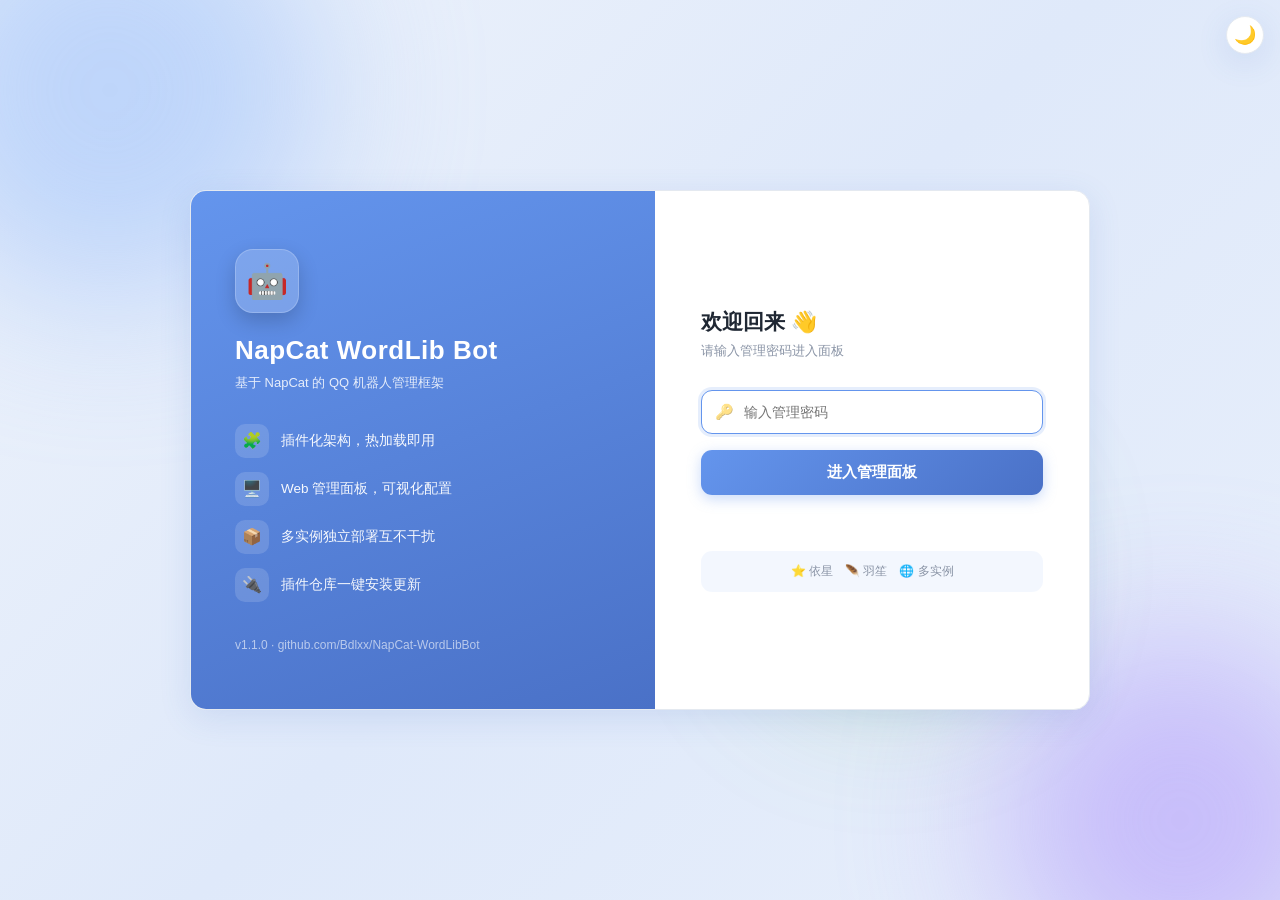
<file: web/index.html>
<!DOCTYPE html>
<html lang="zh-CN">
<head>
<meta charset="UTF-8">
<meta name="viewport" content="width=device-width, initial-scale=1.0">
<title>管理门户 - NapCat WordLib Bot</title>
<link rel="icon" href="data:image/svg+xml,<svg xmlns=%22http://www.w3.org/2000/svg%22 viewBox=%220 0 100 100%22><text y=%22.9em%22 font-size=%2290%22>🤖</text></svg>">
<style>
:root {
  --bg-page: #f4f7f9;
  --bg-card: #fff;
  --text-primary: #1f2733;
  --text-regular: #4a5568;
  --text-secondary: #8a94a6;
  --border-color: #e4e9f0;
  --color-primary: #6495ed;
  --color-primary-light: #91b9fa;
  --color-primary-dark: #4a71c7;
  --shadow: 0 8px 32px rgba(74,113,199,.14);
  --radius: 16px;
  --bg-grad: linear-gradient(135deg, #eef3fb 0%, #dfe9fa 50%, #e8effb 100%);
}
[data-theme="dark"] {
  --bg-page: #2c344a;
  --bg-card: #3a4256;
  --text-primary: #e8ecf4;
  --text-regular: #c3cad9;
  --text-secondary: #8f99b0;
  --border-color: #4a5470;
  --shadow: 0 8px 32px rgba(0,0,0,.4);
  --bg-grad: linear-gradient(135deg, #232b3d 0%, #2c344a 50%, #263044 100%);
}
* { margin: 0; padding: 0; box-sizing: border-box; }
body {
  font-family: -apple-system, BlinkMacSystemFont, 'Segoe UI', 'Noto Sans SC', sans-serif;
  background: var(--bg-grad); color: var(--text-primary);
  min-height: 100vh; display: flex; align-items: center; justify-content: center;
  transition: background .3s; overflow: hidden; position: relative;
}
/* 背景装饰光斑 */
.bg-deco { position: fixed; border-radius: 50%; filter: blur(80px); opacity: .5; pointer-events: none; z-index: 0; }
.bg-deco.d1 { width: 420px; height: 420px; background: #91b9fa; top: -120px; left: -100px; animation: float1 12s ease-in-out infinite; }
.bg-deco.d2 { width: 360px; height: 360px; background: #a78bfa; bottom: -100px; right: -80px; animation: float2 15s ease-in-out infinite; }
.bg-deco.d3 { width: 240px; height: 240px; background: #67c23a; opacity: .25; top: 50%; left: 60%; animation: float1 18s ease-in-out infinite reverse; }
@keyframes float1 { 0%,100% { transform: translate(0,0) scale(1); } 50% { transform: translate(40px,-30px) scale(1.08); } }
@keyframes float2 { 0%,100% { transform: translate(0,0) scale(1); } 50% { transform: translate(-50px,30px) scale(1.05); } }
@keyframes fadeUp { from { opacity: 0; transform: translateY(26px); } to { opacity: 1; transform: translateY(0); } }

.login-wrap {
  position: relative; z-index: 1; display: flex; width: 900px; max-width: 94%;
  min-height: 520px; border-radius: var(--radius); overflow: hidden;
  box-shadow: var(--shadow); border: 1px solid var(--border-color);
  background: var(--bg-card);
}
/* 左侧品牌区 */
.brand-panel {
  flex: 1.1; padding: 52px 44px; display: flex; flex-direction: column; justify-content: center;
  background: linear-gradient(160deg, var(--color-primary) 0%, var(--color-primary-dark) 100%);
  color: #fff; animation: fadeUp .5s ease both;
}
.brand-panel .brand-logo {
  width: 64px; height: 64px; border-radius: 18px; background: rgba(255,255,255,.18);
  display: flex; align-items: center; justify-content: center; font-size: 34px;
  margin-bottom: 22px; box-shadow: 0 8px 20px rgba(0,0,0,.18); border: 1px solid rgba(255,255,255,.2);
}
.brand-panel h1 { font-size: 26px; font-weight: 700; margin-bottom: 8px; letter-spacing: .5px; }
.brand-panel .brand-sub { font-size: 13px; opacity: .85; margin-bottom: 32px; }
.brand-features { display: flex; flex-direction: column; gap: 14px; }
.brand-feature { display: flex; align-items: center; gap: 12px; font-size: 13.5px; opacity: .95; }
.brand-feature .bf-icon {
  width: 34px; height: 34px; border-radius: 10px; background: rgba(255,255,255,.15);
  display: flex; align-items: center; justify-content: center; font-size: 16px; flex-shrink: 0;
}
.brand-panel .brand-footer { margin-top: 36px; font-size: 12px; opacity: .6; }

/* 右侧表单区 */
.form-panel { flex: 1; padding: 52px 46px; display: flex; flex-direction: column; justify-content: center; animation: fadeUp .5s ease .08s both; }
.form-panel .fp-title { font-size: 21px; font-weight: 700; margin-bottom: 6px; }
.form-panel .fp-sub { font-size: 13px; color: var(--text-secondary); margin-bottom: 30px; }
.input-group { position: relative; margin-bottom: 16px; }
.input-group .input-icon {
  position: absolute; left: 14px; top: 50%; transform: translateY(-50%);
  font-size: 15px; opacity: .55; pointer-events: none;
}
.input-group input {
  width: 100%; padding: 13px 16px 13px 42px; border: 1px solid var(--border-color);
  border-radius: 11px; font-size: 14px; outline: none; transition: all .2s;
  background: var(--bg-input, #f2f5fa); color: var(--text-primary);
}
.input-group input:focus { border-color: var(--color-primary); box-shadow: 0 0 0 3px rgba(100,149,237,.16); background: var(--bg-card); }
.btn-login {
  width: 100%; padding: 13px; border: none; border-radius: 11px;
  background: linear-gradient(135deg, var(--color-primary), var(--color-primary-dark));
  color: #fff; font-size: 15px; font-weight: 600; cursor: pointer;
  transition: all .2s; box-shadow: 0 4px 14px rgba(100,149,237,.35);
  display: flex; align-items: center; justify-content: center; gap: 8px;
}
.btn-login:hover { box-shadow: 0 6px 20px rgba(100,149,237,.5); transform: translateY(-1px); }
.btn-login:active { transform: scale(.97); }
.btn-login:disabled { opacity: .7; cursor: not-allowed; transform: none; }
.btn-login .spin {
  width: 15px; height: 15px; border: 2px solid rgba(255,255,255,.4); border-top-color: #fff;
  border-radius: 50%; display: none; animation: spin .7s linear infinite;
}
.btn-login.loading .spin { display: inline-block; }
@keyframes spin { to { transform: rotate(360deg); } }
.login-error { color: #ed6f6f; font-size: 13px; min-height: 22px; margin-top: 12px; text-align: center; }
.form-footer { margin-top: 22px; padding: 12px 16px; border-radius: 11px; background: rgba(100,149,237,.08); font-size: 12px; color: var(--text-secondary); display: flex; align-items: center; justify-content: center; gap: 12px; }
.form-footer span { display: flex; align-items: center; gap: 4px; }

/* 统一顶端 Toast（与面板一致） */
.toast{position:fixed;top:20px;left:50%;transform:translateX(-50%);padding:12px 24px;border-radius:11px;font-size:14px;z-index:9999;opacity:0;transition:all .3s;pointer-events:none;box-shadow:0 4px 12px rgba(0,0,0,.15);white-space:nowrap}
.toast.show{opacity:1;pointer-events:auto}
.toast.success{background:#67c23a;color:#fff}
.toast.error{background:#f56c6c;color:#fff}
.toast.info{background:#409eff;color:#fff}

.theme-btn {
  position: fixed; top: 16px; right: 16px; width: 38px; height: 38px; z-index: 5;
  border-radius: 50%; border: 1px solid var(--border-color);
  background: var(--bg-card); cursor: pointer; font-size: 18px;
  display: flex; align-items: center; justify-content: center; box-shadow: var(--shadow);
}

/* 实例选择（多实例） */
.bots-card { display: none; position: relative; z-index: 1; width: 480px; max-width: 94%; background: var(--bg-card); border-radius: var(--radius); box-shadow: var(--shadow); border: 1px solid var(--border-color); padding: 40px 36px; animation: fadeUp .4s ease both; }
.bots-card .bc-title { text-align: center; font-size: 19px; font-weight: 700; margin-bottom: 6px; }
.bots-card .bc-sub { text-align: center; font-size: 13px; color: var(--text-secondary); margin-bottom: 26px; }
.instance-card {
  background: var(--bg-card); border-radius: 13px; box-shadow: 0 3px 12px rgba(74,113,199,.08);
  padding: 16px 20px; margin-bottom: 12px; cursor: pointer; border: 1px solid var(--border-color);
  transition: all .18s; display: flex; align-items: center; justify-content: space-between;
}
.instance-card:hover { transform: translateY(-2px); box-shadow: 0 6px 18px rgba(74,113,199,.16); border-color: var(--color-primary); }
.instance-card .ic-main { display: flex; align-items: center; gap: 12px; min-width: 0; flex: 1 1 auto; margin-right: 12px; }
/* 账号头像：用机器人 QQ 的 qlogo 头像；加载失败/没有 QQ 时退回机器人图标 */
.instance-card .ic-avatar {
  flex: 0 0 44px; width: 44px; height: 44px; border-radius: 50%; overflow: hidden;
  background: var(--bg-input); border: 1px solid var(--border-color);
  display: flex; align-items: center; justify-content: center; font-size: 20px; line-height: 1;
}
.instance-card .ic-avatar img { width: 100%; height: 100%; object-fit: cover; display: block; }
.instance-card .ic-text { min-width: 0; }
.instance-card .ic-name { font-size: 15px; font-weight: 600; white-space: nowrap; overflow: hidden; text-overflow: ellipsis; }
.instance-card .ic-qq { font-size: 12px; color: var(--text-secondary); margin-top: 4px; }
.instance-card .ic-status { font-size: 13px; padding: 4px 12px; border-radius: 20px; white-space: nowrap; }
.ic-status.on { background: rgba(103,194,58,.15); color: #67c23a; }
.ic-status.off { background: rgba(245,108,108,.12); color: #ed6f6f; }
.bots-back { text-align: center; margin-top: 14px; font-size: 13px; color: var(--color-primary); cursor: pointer; }

@media (max-width: 768px) {
  .brand-panel { display: none; }
  .form-panel { padding: 44px 32px; }
}
</style>
</head>
<body>
<div class="bg-deco d1"></div>
<div class="bg-deco d2"></div>
<div class="bg-deco d3"></div>
<button class="theme-btn" onclick="toggleTheme()" id="themeBtn" title="切换主题">🌙</button>
<div class="toast" id="toast"></div>

<!-- 登录区：左侧品牌 + 右侧表单 -->
<div class="login-wrap" id="loginCard">
  <div class="brand-panel">
    <div class="brand-logo">🤖</div>
    <h1>NapCat WordLib Bot</h1>
    <p class="brand-sub">基于 NapCat 的 QQ 机器人管理框架</p>
    <div class="brand-features">
      <div class="brand-feature"><span class="bf-icon">🧩</span> 插件化架构，热加载即用</div>
      <div class="brand-feature"><span class="bf-icon">🖥️</span> Web 管理面板，可视化配置</div>
      <div class="brand-feature"><span class="bf-icon">📦</span> 多实例独立部署互不干扰</div>
      <div class="brand-feature"><span class="bf-icon">🔌</span> 插件仓库一键安装更新</div>
    </div>
    <div class="brand-footer">v1.1.0 · github.com/Bdlxx/NapCat-WordLibBot</div>
  </div>
  <div class="form-panel">
    <div class="fp-title">欢迎回来 👋</div>
    <p class="fp-sub">请输入管理密码进入面板</p>
    <div class="input-group">
      <span class="input-icon">🔑</span>
      <input type="password" id="passwordInput" placeholder="输入管理密码" autofocus>
    </div>
    <button class="btn-login" id="loginBtn" onclick="handleLogin()">
      <span class="spin"></span><span id="loginBtnText">进入管理面板</span>
    </button>
    <div class="login-error" id="errorMsg"></div>
    <div class="form-footer"><span>⭐ 依星</span><span>🪶 羽笙</span><span>🌐 多实例</span></div>
  </div>
</div>

<!-- 实例选择（多实例） -->
<div class="bots-card" id="botsCard">
  <div class="bc-title">选择要管理的机器人</div>
  <div class="bc-sub">检测到多个实例</div>
  <div id="botsList"></div>
  <div class="bots-back" onclick="backToLogin()">← 返回重新输入密码</div>
</div>

<script>
function toggleTheme() {
  const html = document.documentElement;
  const isDark = html.getAttribute('data-theme') === 'dark';
  html.setAttribute('data-theme', isDark ? '' : 'dark');
  localStorage.setItem('theme', isDark ? 'light' : 'dark');
  document.getElementById('themeBtn').textContent = isDark ? '🌙' : '☀️';
}
const saved = localStorage.getItem('theme');
if (saved === 'dark') { document.documentElement.setAttribute('data-theme', 'dark'); document.getElementById('themeBtn').textContent = '☀️'; }

function botPath(name) {
  // 通用面板路径（实例通过 ?bot=N 切换，仓库不内置具体实例页面）
  return '/panel/';
}

/* 账号头像：机器人 QQ 的 qlogo 地址（s=140 够 44px 圆头像，别拉 640 的原图） */
function botAvatarUrl(qq) {
  qq = String(qq == null ? '' : qq).trim();
  return /^\d{5,12}$/.test(qq) ? 'https://q1.qlogo.cn/g?b=qq&nk=' + qq + '&s=140' : '';
}

function escHtml(s) {
  return String(s == null ? '' : s).replace(/[&<>"']/g, function (c) {
    return { '&': '&amp;', '<': '&lt;', '>': '&gt;', '"': '&quot;', "'": '&#39;' }[c];
  });
}

async function showBots(redirect) {
  try {
    const r = await fetch('/api/bots');
    const d = await r.json();
    const bots = d.bots || [];
    if (bots.length <= 1) {
      if (bots.length === 1) { window.location.href = botPath(bots[0].name) + '?bot=' + bots[0].num; }
      else if (redirect) { window.location.href = redirect; }
      return;
    }
    document.getElementById('loginCard').style.display = 'none';
    document.getElementById('botsCard').style.display = 'block';
    const list = document.getElementById('botsList');
    list.innerHTML = '';
    for (const b of bots) {
      const qq = String(b.qq || b.num || '');
      const name = b.name || ('Bot_' + qq);
      const face = botAvatarUrl(qq);
      const card = document.createElement('div');
      card.className = 'instance-card';
      card.onclick = () => { window.location.href = botPath(name) + '?bot=' + b.num; };
      card.innerHTML =
        '<div class="ic-main">' +
          '<div class="ic-avatar">' +
            (face
              ? '<img src="' + face + '" alt="" loading="lazy" ' +
                'onerror="this.parentNode.textContent=\'🤖\'">'
              : '🤖') +
          '</div>' +
          '<div class="ic-text">' +
            '<div class="ic-name" title="' + escHtml(name) + '">' + escHtml(name) + '</div>' +
            '<div class="ic-qq">QQ: ' + escHtml(qq || '-') + '</div>' +
          '</div>' +
        '</div>' +
        '<div class="ic-status ' + (b.running ? 'on' : 'off') + '">' +
          (b.running ? '● 运行中' : '○ 未运行') + '</div>';
      list.appendChild(card);
    }
  } catch(e) { if (redirect) { window.location.href = redirect; } }
}

function backToLogin() {
  document.getElementById('botsCard').style.display = 'none';
  document.getElementById('loginCard').style.display = '';
}

function showToast(msg, type) {
  const t = document.getElementById('toast');
  if (!t) return;
  t.textContent = msg; t.className = 'toast ' + (type||'info') + ' show';
  clearTimeout(t._timer);
  t._timer = setTimeout(() => t.className = 'toast', 3000);
}

async function handleLogin() {
  const pwd = document.getElementById('passwordInput').value.trim();
  const err = document.getElementById('errorMsg');
  const btn = document.getElementById('loginBtn');
  if (!pwd) { showToast('⚠️ 请输入密码', 'info'); return; }
  // 加载态
  btn.classList.add('loading'); btn.disabled = true;
  document.getElementById('loginBtnText').textContent = '登录中...';
  try {
    const r = await fetch('/api/portal-login', { method:'POST', headers:{'Content-Type':'application/json'}, body:JSON.stringify({password:pwd}) });
    const d = await r.json();
    if (d.success && d.redirect) { await showBots(d.redirect); }
    else {
      showToast('❌ 密码错误，请重试', 'error');
      document.getElementById('passwordInput').value = '';
      document.getElementById('passwordInput').focus();
    }
  } catch(e) { showToast('❌ 登录服务异常，请稍后重试', 'error'); }
  finally {
    btn.classList.remove('loading'); btn.disabled = false;
    document.getElementById('loginBtnText').textContent = '进入管理面板';
  }
}
document.getElementById('passwordInput').addEventListener('keydown', function(e) {
  if (e.key === 'Enter') { e.preventDefault(); handleLogin(); }
});
</script>
</body>
</html>
</file>
